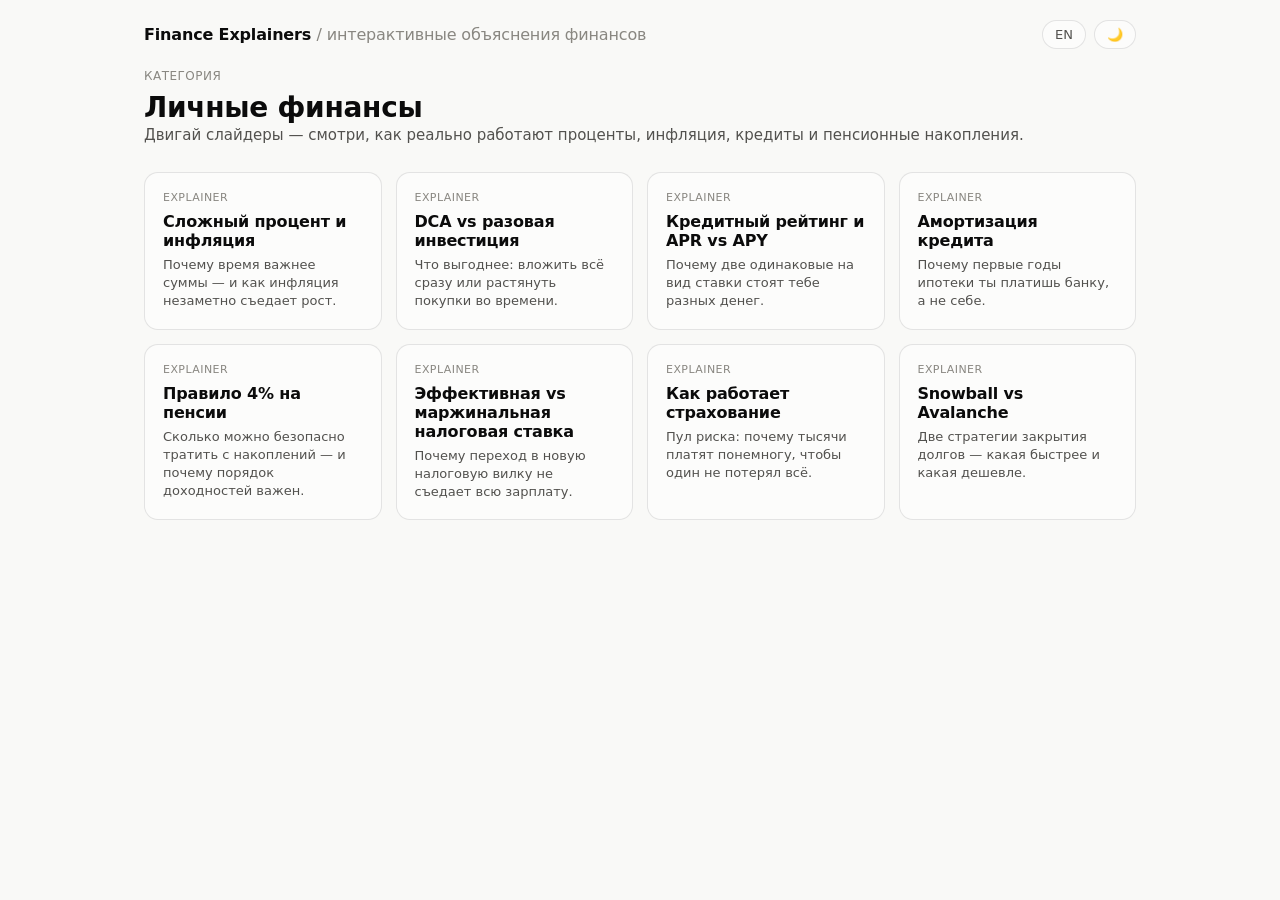
<file: index.html>
<!doctype html>
<html lang="ru">
<head>
<meta charset="utf-8">
<meta name="viewport" content="width=device-width, initial-scale=1">
<title>Finance Explainers</title>
<link rel="stylesheet" href="assets/style.css">
</head>
<body>
<div class="wrap">

  <div class="topbar">
    <div class="brand">Finance Explainers <span class="sub" data-i18n="brand_sub">/ интерактивные объяснения финансов</span></div>
    <div class="controls">
      <button class="iconbtn" id="lang-toggle">EN</button>
      <button class="iconbtn" id="theme-toggle">🌙</button>
    </div>
  </div>

  <div class="category-head">
    <div class="tag" style="color:var(--text-muted); font-size:12px; text-transform:uppercase; letter-spacing:.04em;" data-i18n="cat_tag">Категория</div>
    <h1 data-i18n="cat_title">Личные финансы</h1>
    <p data-i18n="cat_desc">Двигай слайдеры — смотри, как реально работают проценты, инфляция, кредиты и пенсионные накопления.</p>
  </div>

  <div class="grid">

    <a class="card" href="topics/compound-interest/index.html">
      <div class="tag" data-i18n="c1_tag">Explainer</div>
      <h3 data-i18n="c1_title">Сложный процент и инфляция</h3>
      <p data-i18n="c1_desc">Почему время важнее суммы — и как инфляция незаметно съедает рост.</p>
    </a>

    <a class="card" href="topics/dca-vs-lump-sum/index.html">
      <div class="tag" data-i18n="c2_tag">Explainer</div>
      <h3 data-i18n="c2_title">DCA vs разовая инвестиция</h3>
      <p data-i18n="c2_desc">Что выгоднее: вложить всё сразу или растянуть покупки во времени.</p>
    </a>

    <a class="card" href="topics/credit-score-apr-apy/index.html">
      <div class="tag" data-i18n="c3_tag">Explainer</div>
      <h3 data-i18n="c3_title">Кредитный рейтинг и APR vs APY</h3>
      <p data-i18n="c3_desc">Почему две одинаковые на вид ставки стоят тебе разных денег.</p>
    </a>

    <a class="card" href="topics/loan-amortization/index.html">
      <div class="tag" data-i18n="c4_tag">Explainer</div>
      <h3 data-i18n="c4_title">Амортизация кредита</h3>
      <p data-i18n="c4_desc">Почему первые годы ипотеки ты платишь банку, а не себе.</p>
    </a>

    <a class="card" href="topics/retirement-4-percent-rule/index.html">
      <div class="tag" data-i18n="c5_tag">Explainer</div>
      <h3 data-i18n="c5_title">Правило 4% на пенсии</h3>
      <p data-i18n="c5_desc">Сколько можно безопасно тратить с накоплений — и почему порядок доходностей важен.</p>
    </a>

    <a class="card" href="topics/tax-rate-effective-marginal/index.html">
      <div class="tag" data-i18n="c6_tag">Explainer</div>
      <h3 data-i18n="c6_title">Эффективная vs маржинальная налоговая ставка</h3>
      <p data-i18n="c6_desc">Почему переход в новую налоговую вилку не съедает всю зарплату.</p>
    </a>

    <a class="card" href="topics/insurance-risk-pooling/index.html">
      <div class="tag" data-i18n="c7_tag">Explainer</div>
      <h3 data-i18n="c7_title">Как работает страхование</h3>
      <p data-i18n="c7_desc">Пул риска: почему тысячи платят понемногу, чтобы один не потерял всё.</p>
    </a>

    <a class="card" href="topics/debt-snowball-avalanche/index.html">
      <div class="tag" data-i18n="c8_tag">Explainer</div>
      <h3 data-i18n="c8_title">Snowball vs Avalanche</h3>
      <p data-i18n="c8_desc">Две стратегии закрытия долгов — какая быстрее и какая дешевле.</p>
    </a>

  </div>
</div>

<script>
window.I18N = {
  ru: {
    brand_sub: "/ интерактивные объяснения финансов",
    cat_tag: "Категория", cat_title: "Личные финансы",
    cat_desc: "Двигай слайдеры — смотри, как реально работают проценты, инфляция, кредиты и пенсионные накопления.",
    c1_tag: "Explainer", c1_title: "Сложный процент и инфляция", c1_desc: "Почему время важнее суммы — и как инфляция незаметно съедает рост.",
    c2_tag: "Explainer", c2_title: "DCA vs разовая инвестиция", c2_desc: "Что выгоднее: вложить всё сразу или растянуть покупки во времени.",
    c3_tag: "Explainer", c3_title: "Кредитный рейтинг и APR vs APY", c3_desc: "Почему две одинаковые на вид ставки стоят тебе разных денег.",
    c4_tag: "Explainer", c4_title: "Амортизация кредита", c4_desc: "Почему первые годы ипотеки ты платишь банку, а не себе.",
    c5_tag: "Explainer", c5_title: "Правило 4% на пенсии", c5_desc: "Сколько можно безопасно тратить с накоплений — и почему порядок доходностей важен.",
    c6_tag: "Explainer", c6_title: "Эффективная vs маржинальная налоговая ставка", c6_desc: "Почему переход в новую налоговую вилку не съедает всю зарплату.",
    c7_tag: "Explainer", c7_title: "Как работает страхование", c7_desc: "Пул риска: почему тысячи платят понемногу, чтобы один не потерял всё.",
    c8_tag: "Explainer", c8_title: "Snowball vs Avalanche", c8_desc: "Две стратегии закрытия долгов — какая быстрее и какая дешевле."
  },
  en: {
    brand_sub: "/ interactive finance explainers",
    cat_tag: "Category", cat_title: "Personal Finance",
    cat_desc: "Drag the sliders — see how compounding, inflation, loans and retirement withdrawals actually work.",
    c1_tag: "Explainer", c1_title: "Compound Interest & Inflation", c1_desc: "Why time matters more than the amount — and how inflation quietly eats your growth.",
    c2_tag: "Explainer", c2_title: "DCA vs Lump Sum", c2_desc: "Is it better to invest everything at once, or spread it out over time?",
    c3_tag: "Explainer", c3_title: "Credit Score & APR vs APY", c3_desc: "Why two seemingly identical rates can cost you very different amounts.",
    c4_tag: "Explainer", c4_title: "Loan Amortization", c4_desc: "Why the first years of a mortgage mostly pay the bank, not your balance.",
    c5_tag: "Explainer", c5_title: "The 4% Retirement Rule", c5_desc: "How much you can safely withdraw — and why the order of returns matters.",
    c6_tag: "Explainer", c6_title: "Effective vs Marginal Tax Rate", c6_desc: "Why moving into a new tax bracket doesn't eat your whole paycheck.",
    c7_tag: "Explainer", c7_title: "How Insurance Works", c7_desc: "Risk pooling: why thousands paying a little protects one from losing everything.",
    c8_tag: "Explainer", c8_title: "Snowball vs Avalanche", c8_desc: "Two debt payoff strategies — which is faster, which is cheaper."
  }
};
</script>
<script src="assets/common.js"></script>
</body>
</html>
</file>
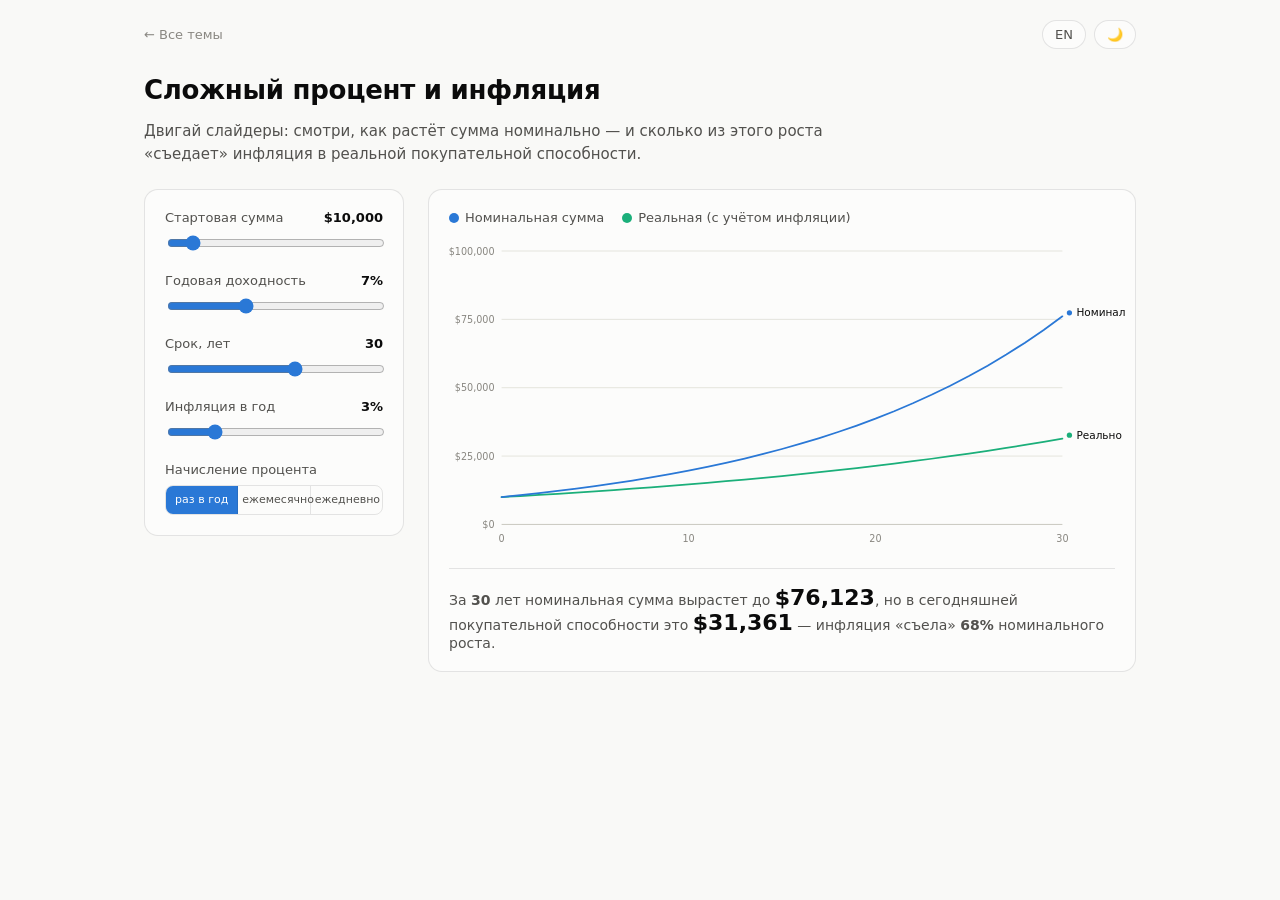
<file: topics/compound-interest/index.html>
<!doctype html>
<html lang="ru">
<head>
<meta charset="utf-8">
<meta name="viewport" content="width=device-width, initial-scale=1">
<title>Compound Interest & Inflation — Finance Explainers</title>
<link rel="stylesheet" href="../../assets/style.css">
</head>
<body>
<div class="wrap">

  <div class="topbar">
    <a class="back" href="../../index.html" data-i18n="back">← Все темы</a>
    <div class="controls">
      <button class="iconbtn" id="lang-toggle">EN</button>
      <button class="iconbtn" id="theme-toggle">🌙</button>
    </div>
  </div>

  <div class="topic-head">
    <h1 data-i18n="title">Сложный процент и инфляция</h1>
    <p data-i18n="intro">Двигай слайдеры: смотри, как растёт сумма номинально — и сколько из этого роста «съедает» инфляция в реальной покупательной способности.</p>
  </div>

  <div class="panel">
    <div class="controls-card">

      <div class="field">
        <label><span data-i18n="f_principal">Стартовая сумма</span><span class="val" id="v-principal">$10,000</span></label>
        <input type="range" id="principal" min="1000" max="100000" step="1000" value="10000">
      </div>

      <div class="field">
        <label><span data-i18n="f_rate">Годовая доходность</span><span class="val" id="v-rate">7%</span></label>
        <input type="range" id="rate" min="0" max="20" step="0.5" value="7">
      </div>

      <div class="field">
        <label><span data-i18n="f_years">Срок, лет</span><span class="val" id="v-years">30</span></label>
        <input type="range" id="years" min="1" max="50" step="1" value="30">
      </div>

      <div class="field">
        <label><span data-i18n="f_inflation">Инфляция в год</span><span class="val" id="v-inflation">3%</span></label>
        <input type="range" id="inflation" min="0" max="15" step="0.5" value="3">
      </div>

      <div class="field">
        <label><span data-i18n="f_compound">Начисление процента</span></label>
        <div class="seg" id="compound-seg">
          <button data-n="1" class="active" data-i18n="f_c_annual">раз в год</button>
          <button data-n="12" data-i18n="f_c_monthly">ежемесячно</button>
          <button data-n="365" data-i18n="f_c_daily">ежедневно</button>
        </div>
      </div>

    </div>

    <div class="chart-card">
      <div class="legend">
        <span class="item"><span class="dot" style="background:var(--series-1)"></span><span data-i18n="leg_nominal">Номинальная сумма</span></span>
        <span class="item"><span class="dot" style="background:var(--series-2)"></span><span data-i18n="leg_real">Реальная (с учётом инфляции)</span></span>
      </div>
      <div class="chart-wrap">
        <svg class="chart-svg" id="chart" viewBox="0 0 760 360" preserveAspectRatio="xMidYMid meet"></svg>
        <div class="tooltip" id="tooltip"></div>
      </div>
      <div class="insight" id="insight-text"></div>
    </div>
  </div>

</div>

<script>
window.I18N = {
  ru: {
    back: "← Все темы",
    title: "Сложный процент и инфляция",
    intro: "Двигай слайдеры: смотри, как растёт сумма номинально — и сколько из этого роста «съедает» инфляция в реальной покупательной способности.",
    f_principal: "Стартовая сумма", f_rate: "Годовая доходность", f_years: "Срок, лет",
    f_inflation: "Инфляция в год", f_compound: "Начисление процента",
    f_c_annual: "раз в год", f_c_monthly: "ежемесячно", f_c_daily: "ежедневно",
    leg_nominal: "Номинальная сумма", leg_real: "Реальная (с учётом инфляции)",
    tt_year: "Год", tt_nominal: "Номинал", tt_real: "Реально",
    end_nominal: "Номинал", end_real: "Реально",
  },
  en: {
    back: "← All topics",
    title: "Compound Interest & Inflation",
    intro: "Drag the sliders: watch the nominal amount grow — and see how much of that growth inflation quietly eats in real purchasing power.",
    f_principal: "Starting amount", f_rate: "Annual return", f_years: "Years",
    f_inflation: "Annual inflation", f_compound: "Compounding",
    f_c_annual: "annually", f_c_monthly: "monthly", f_c_daily: "daily",
    leg_nominal: "Nominal amount", leg_real: "Real (inflation-adjusted)",
    tt_year: "Year", tt_nominal: "Nominal", tt_real: "Real",
    end_nominal: "Nominal", end_real: "Real",
  }
};
</script>
<script src="../../assets/common.js"></script>
<script src="../../assets/chart.js"></script>
<script src="script.js"></script>
</body>
</html>
</file>
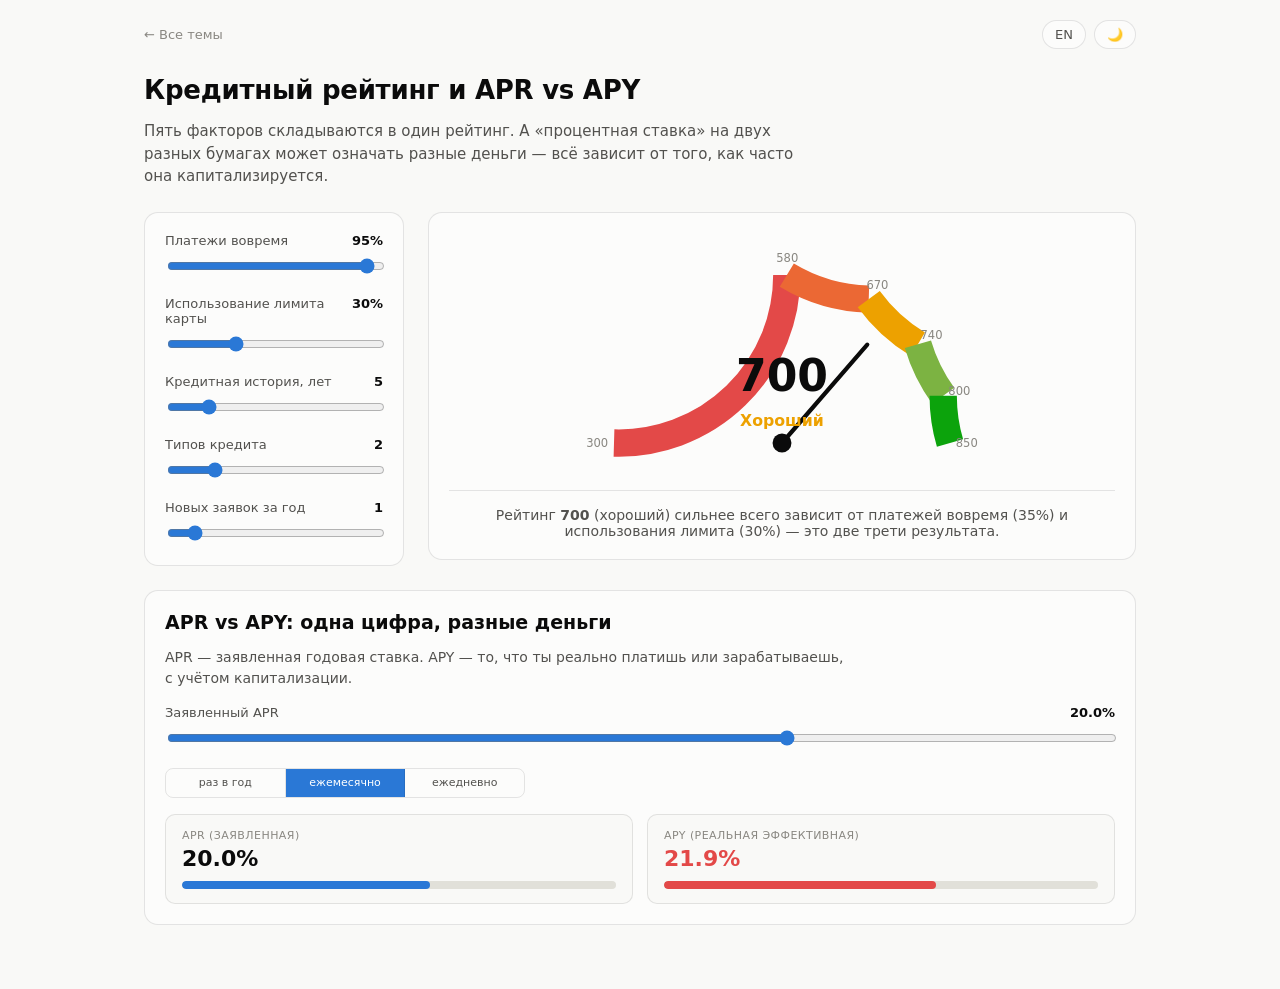
<file: topics/credit-score-apr-apy/index.html>
<!doctype html>
<html lang="ru">
<head>
<meta charset="utf-8">
<meta name="viewport" content="width=device-width, initial-scale=1">
<title>Credit Score & APR vs APY — Finance Explainers</title>
<link rel="stylesheet" href="../../assets/style.css">
</head>
<body>
<div class="wrap">

  <div class="topbar">
    <a class="back" href="../../index.html" data-i18n="back">← Все темы</a>
    <div class="controls">
      <button class="iconbtn" id="lang-toggle">EN</button>
      <button class="iconbtn" id="theme-toggle">🌙</button>
    </div>
  </div>

  <div class="topic-head">
    <h1 data-i18n="title">Кредитный рейтинг и APR vs APY</h1>
    <p data-i18n="intro">Пять факторов складываются в один рейтинг. А «процентная ставка» на двух разных бумагах может означать разные деньги — всё зависит от того, как часто она капитализируется.</p>
  </div>

  <div class="panel">
    <div class="controls-card">
      <div class="field">
        <label><span data-i18n="f_ontime">Платежи вовремя</span><span class="val" id="v-ontime">95%</span></label>
        <input type="range" id="ontime" min="0" max="100" step="1" value="95">
      </div>
      <div class="field">
        <label><span data-i18n="f_util">Использование лимита карты</span><span class="val" id="v-util">30%</span></label>
        <input type="range" id="util" min="0" max="100" step="1" value="30">
      </div>
      <div class="field">
        <label><span data-i18n="f_history">Кредитная история, лет</span><span class="val" id="v-history">5</span></label>
        <input type="range" id="history" min="0" max="30" step="1" value="5">
      </div>
      <div class="field">
        <label><span data-i18n="f_mix">Типов кредита</span><span class="val" id="v-mix">2</span></label>
        <input type="range" id="mix" min="1" max="6" step="1" value="2">
      </div>
      <div class="field">
        <label><span data-i18n="f_inquiries">Новых заявок за год</span><span class="val" id="v-inquiries">1</span></label>
        <input type="range" id="inquiries" min="0" max="10" step="1" value="1">
      </div>
    </div>

    <div class="chart-card">
      <svg class="chart-svg" id="gauge" viewBox="0 0 400 230" preserveAspectRatio="xMidYMid meet" style="max-width:420px;margin:0 auto;display:block;"></svg>
      <div class="insight" id="insight-text" style="text-align:center;"></div>
    </div>
  </div>

  <div class="chart-card" style="margin-top:24px;">
    <div class="topic-head" style="margin-bottom:0;">
      <h2 style="font-size:19px;margin:0 0 6px;" data-i18n="apr_title">APR vs APY: одна цифра, разные деньги</h2>
      <p style="font-size:14px;" data-i18n="apr_intro">APR — заявленная годовая ставка. APY — то, что ты реально платишь или зарабатываешь, с учётом капитализации.</p>
    </div>
    <div class="field" style="margin-top:16px;">
      <label><span data-i18n="f_apr">Заявленный APR</span><span class="val" id="v-apr">20%</span></label>
      <input type="range" id="apr" min="1" max="30" step="0.5" value="20">
    </div>
    <div class="seg" id="freq-seg" style="max-width:360px;">
      <button data-n="1" data-i18n="freq_annual">раз в год</button>
      <button data-n="12" class="active" data-i18n="freq_monthly">ежемесячно</button>
      <button data-n="365" data-i18n="freq_daily">ежедневно</button>
    </div>
    <div class="stat-row">
      <div class="stat-tile">
        <div class="label" data-i18n="st_apr">APR (заявленная)</div>
        <div class="value" id="st-apr">20%</div>
        <div class="meter"><div id="meter-apr"></div></div>
      </div>
      <div class="stat-tile">
        <div class="label" data-i18n="st_apy">APY (реальная эффективная)</div>
        <div class="value bad" id="st-apy">21.9%</div>
        <div class="meter"><div id="meter-apy" style="background:var(--bad)"></div></div>
      </div>
    </div>
  </div>

</div>

<script>
window.I18N = {
  ru: {
    back: "← Все темы",
    title: "Кредитный рейтинг и APR vs APY",
    intro: "Пять факторов складываются в один рейтинг. А «процентная ставка» на двух разных бумагах может означать разные деньги — всё зависит от того, как часто она капитализируется.",
    f_ontime: "Платежи вовремя", f_util: "Использование лимита карты", f_history: "Кредитная история, лет",
    f_mix: "Типов кредита", f_inquiries: "Новых заявок за год",
    apr_title: "APR vs APY: одна цифра, разные деньги",
    apr_intro: "APR — заявленная годовая ставка. APY — то, что ты реально платишь или зарабатываешь, с учётом капитализации.",
    f_apr: "Заявленный APR",
    freq_annual: "раз в год", freq_monthly: "ежемесячно", freq_daily: "ежедневно",
    st_apr: "APR (заявленная)", st_apy: "APY (реальная эффективная)",
    band_poor: "Плохой", band_fair: "Средний", band_good: "Хороший", band_verygood: "Очень хороший", band_excellent: "Отличный"
  },
  en: {
    back: "← All topics",
    title: "Credit Score & APR vs APY",
    intro: "Five factors roll up into one score. And a \"rate\" on two different pieces of paper can mean very different money — it all depends on how often it compounds.",
    f_ontime: "On-time payments", f_util: "Credit card utilization", f_history: "Credit history, years",
    f_mix: "Types of credit", f_inquiries: "New applications this year",
    apr_title: "APR vs APY: one number, different money",
    apr_intro: "APR is the stated annual rate. APY is what you actually pay or earn, once compounding is factored in.",
    f_apr: "Stated APR",
    freq_annual: "annually", freq_monthly: "monthly", freq_daily: "daily",
    st_apr: "APR (stated)", st_apy: "APY (real effective)",
    band_poor: "Poor", band_fair: "Fair", band_good: "Good", band_verygood: "Very good", band_excellent: "Exceptional"
  }
};
</script>
<script src="../../assets/common.js"></script>
<script src="script.js"></script>
</body>
</html>
</file>
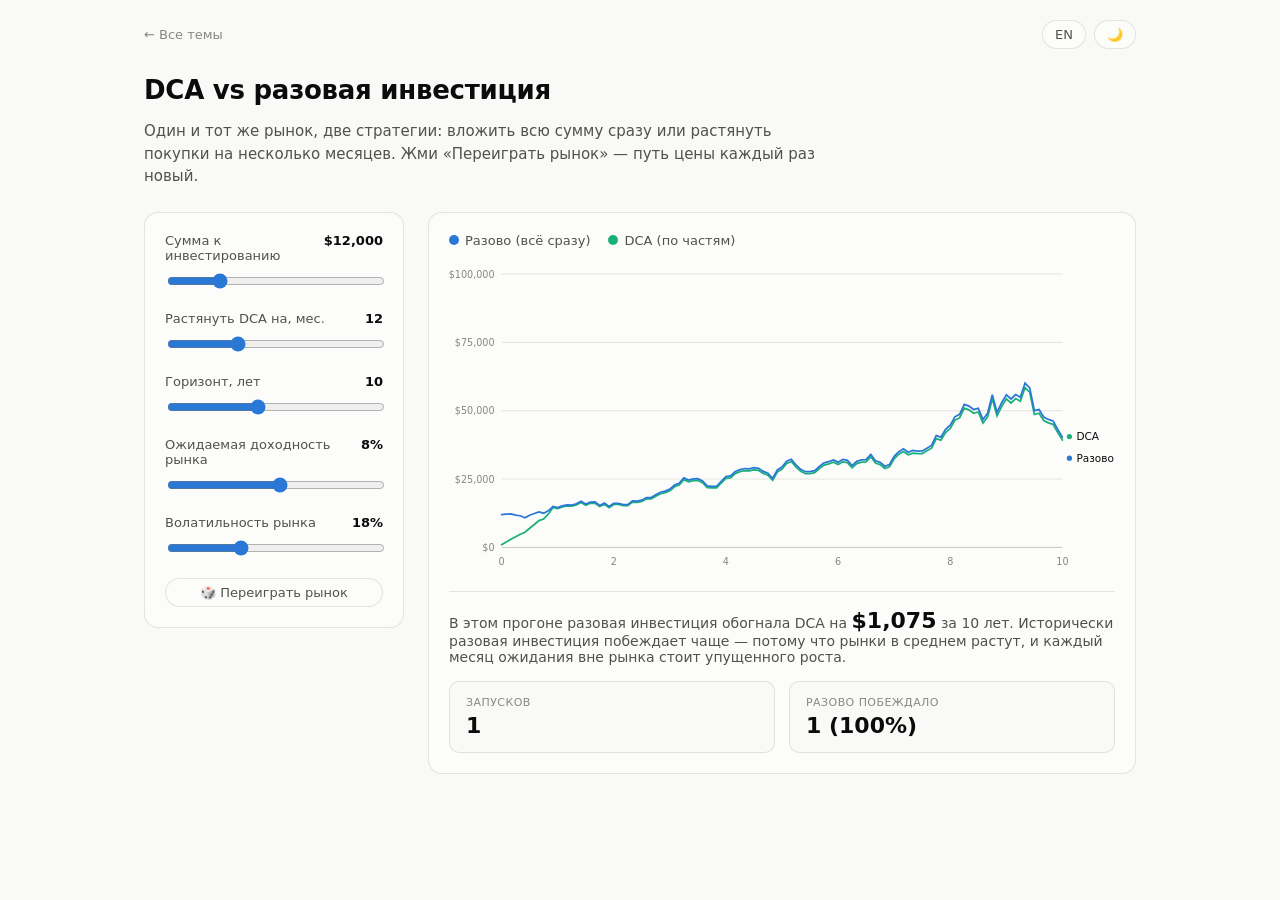
<file: topics/dca-vs-lump-sum/index.html>
<!doctype html>
<html lang="ru">
<head>
<meta charset="utf-8">
<meta name="viewport" content="width=device-width, initial-scale=1">
<title>DCA vs Lump Sum — Finance Explainers</title>
<link rel="stylesheet" href="../../assets/style.css">
</head>
<body>
<div class="wrap">

  <div class="topbar">
    <a class="back" href="../../index.html" data-i18n="back">← Все темы</a>
    <div class="controls">
      <button class="iconbtn" id="lang-toggle">EN</button>
      <button class="iconbtn" id="theme-toggle">🌙</button>
    </div>
  </div>

  <div class="topic-head">
    <h1 data-i18n="title">DCA vs разовая инвестиция</h1>
    <p data-i18n="intro">Один и тот же рынок, две стратегии: вложить всю сумму сразу или растянуть покупки на несколько месяцев. Жми «Переиграть рынок» — путь цены каждый раз новый.</p>
  </div>

  <div class="panel">
    <div class="controls-card">
      <div class="field">
        <label><span data-i18n="f_amount">Сумма к инвестированию</span><span class="val" id="v-amount">$12,000</span></label>
        <input type="range" id="amount" min="1000" max="50000" step="1000" value="12000">
      </div>
      <div class="field">
        <label><span data-i18n="f_dca">Растянуть DCA на, мес.</span><span class="val" id="v-dca">12</span></label>
        <input type="range" id="dcaMonths" min="1" max="36" step="1" value="12">
      </div>
      <div class="field">
        <label><span data-i18n="f_years">Горизонт, лет</span><span class="val" id="v-years">10</span></label>
        <input type="range" id="years" min="3" max="20" step="1" value="10">
      </div>
      <div class="field">
        <label><span data-i18n="f_return">Ожидаемая доходность рынка</span><span class="val" id="v-return">8%</span></label>
        <input type="range" id="expReturn" min="-5" max="20" step="1" value="8">
      </div>
      <div class="field">
        <label><span data-i18n="f_vol">Волатильность рынка</span><span class="val" id="v-vol">18%</span></label>
        <input type="range" id="vol" min="5" max="45" step="1" value="18">
      </div>
      <button class="iconbtn" id="reroll" style="width:100%;" data-i18n="f_reroll">🎲 Переиграть рынок</button>
    </div>

    <div class="chart-card">
      <div class="legend">
        <span class="item"><span class="dot" style="background:var(--series-1)"></span><span data-i18n="leg_lump">Разово (всё сразу)</span></span>
        <span class="item"><span class="dot" style="background:var(--series-2)"></span><span data-i18n="leg_dca">DCA (по частям)</span></span>
      </div>
      <div class="chart-wrap">
        <svg class="chart-svg" id="chart" viewBox="0 0 760 360" preserveAspectRatio="xMidYMid meet"></svg>
        <div class="tooltip" id="tooltip"></div>
      </div>
      <div class="insight" id="insight-text"></div>
      <div class="stat-row">
        <div class="stat-tile">
          <div class="label" data-i18n="st_runs">Запусков</div>
          <div class="value" id="st-runs">1</div>
        </div>
        <div class="stat-tile">
          <div class="label" data-i18n="st_lumpwins">Разово побеждало</div>
          <div class="value" id="st-lumpwins">0 (0%)</div>
        </div>
      </div>
    </div>
  </div>

</div>

<script>
window.I18N = {
  ru: {
    back: "← Все темы",
    title: "DCA vs разовая инвестиция",
    intro: "Один и тот же рынок, две стратегии: вложить всю сумму сразу или растянуть покупки на несколько месяцев. Жми «Переиграть рынок» — путь цены каждый раз новый.",
    f_amount: "Сумма к инвестированию", f_dca: "Растянуть DCA на, мес.", f_years: "Горизонт, лет",
    f_return: "Ожидаемая доходность рынка", f_vol: "Волатильность рынка", f_reroll: "🎲 Переиграть рынок",
    leg_lump: "Разово (всё сразу)", leg_dca: "DCA (по частям)",
    tt_month: "Месяц", tt_lump: "Разово", tt_dca: "DCA",
    st_runs: "Запусков", st_lumpwins: "Разово побеждало",
    end_lump: "Разово", end_dca: "DCA"
  },
  en: {
    back: "← All topics",
    title: "DCA vs Lump Sum",
    intro: "Same market, two strategies: invest it all on day one, or spread purchases over several months. Click \"Reroll the market\" — a fresh random price path each time.",
    f_amount: "Amount to invest", f_dca: "Spread DCA over, months", f_years: "Horizon, years",
    f_return: "Expected market return", f_vol: "Market volatility", f_reroll: "🎲 Reroll the market",
    leg_lump: "Lump sum (all at once)", leg_dca: "DCA (spread out)",
    tt_month: "Month", tt_lump: "Lump sum", tt_dca: "DCA",
    st_runs: "Runs", st_lumpwins: "Lump sum won",
    end_lump: "Lump sum", end_dca: "DCA"
  }
};
</script>
<script src="../../assets/common.js"></script>
<script src="../../assets/chart.js"></script>
<script src="script.js"></script>
</body>
</html>
</file>
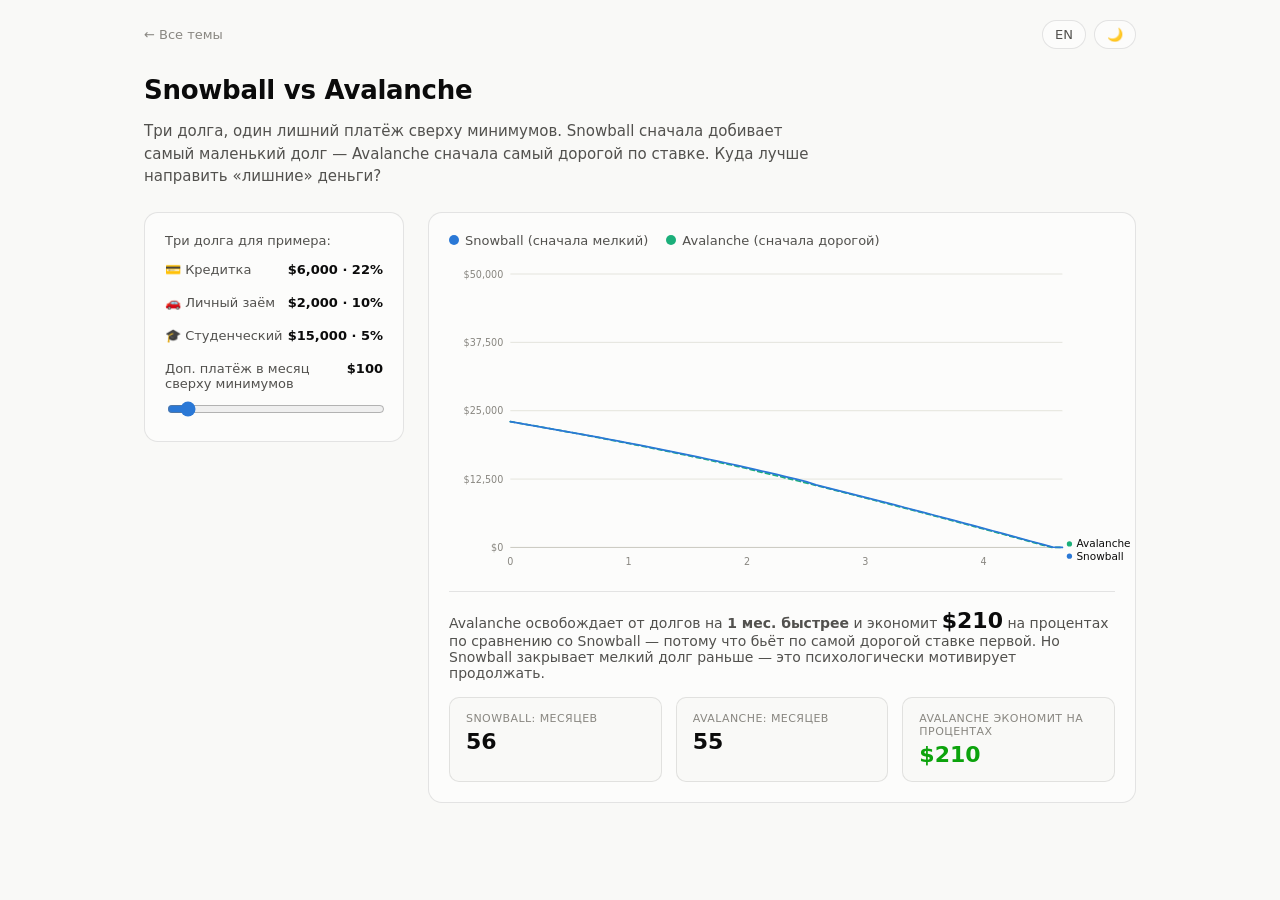
<file: topics/debt-snowball-avalanche/index.html>
<!doctype html>
<html lang="ru">
<head>
<meta charset="utf-8">
<meta name="viewport" content="width=device-width, initial-scale=1">
<title>Snowball vs Avalanche — Finance Explainers</title>
<link rel="stylesheet" href="../../assets/style.css">
</head>
<body>
<div class="wrap">

  <div class="topbar">
    <a class="back" href="../../index.html" data-i18n="back">← Все темы</a>
    <div class="controls">
      <button class="iconbtn" id="lang-toggle">EN</button>
      <button class="iconbtn" id="theme-toggle">🌙</button>
    </div>
  </div>

  <div class="topic-head">
    <h1 data-i18n="title">Snowball vs Avalanche</h1>
    <p data-i18n="intro">Три долга, один лишний платёж сверху минимумов. Snowball сначала добивает самый маленький долг — Avalanche сначала самый дорогой по ставке. Куда лучше направить «лишние» деньги?</p>
  </div>

  <div class="panel">
    <div class="controls-card">
      <div class="hint" data-i18n="debts_hint">Три долга для примера:</div>
      <div class="field">
        <label><span data-i18n="d1">💳 Кредитка</span><span class="val">$6,000 · 22%</span></label>
      </div>
      <div class="field">
        <label><span data-i18n="d2">🚗 Личный заём</span><span class="val">$2,000 · 10%</span></label>
      </div>
      <div class="field">
        <label><span data-i18n="d3">🎓 Студенческий</span><span class="val">$15,000 · 5%</span></label>
      </div>
      <div class="field">
        <label><span data-i18n="f_extra">Доп. платёж в месяц сверху минимумов</span><span class="val" id="v-extra">$100</span></label>
        <input type="range" id="extra" min="0" max="1500" step="25" value="100">
      </div>
    </div>

    <div class="chart-card">
      <div class="legend">
        <span class="item"><span class="dot" style="background:var(--series-1)"></span><span data-i18n="leg_snowball">Snowball (сначала мелкий)</span></span>
        <span class="item"><span class="dot" style="background:var(--series-2)"></span><span data-i18n="leg_avalanche">Avalanche (сначала дорогой)</span></span>
      </div>
      <div class="chart-wrap">
        <svg class="chart-svg" id="chart" viewBox="0 0 760 360" preserveAspectRatio="xMidYMid meet"></svg>
        <div class="tooltip" id="tooltip"></div>
      </div>
      <div class="insight" id="insight-text"></div>
      <div class="stat-row">
        <div class="stat-tile">
          <div class="label" data-i18n="st_months_sb">Snowball: месяцев</div>
          <div class="value" id="st-months-sb">0</div>
        </div>
        <div class="stat-tile">
          <div class="label" data-i18n="st_months_av">Avalanche: месяцев</div>
          <div class="value" id="st-months-av">0</div>
        </div>
        <div class="stat-tile">
          <div class="label" data-i18n="st_interest_diff">Avalanche экономит на процентах</div>
          <div class="value good" id="st-interest-diff">$0</div>
        </div>
      </div>
    </div>
  </div>

</div>

<script>
window.I18N = {
  ru: {
    back: "← Все темы",
    title: "Snowball vs Avalanche",
    intro: "Три долга, один лишний платёж сверху минимумов. Snowball сначала добивает самый маленький долг — Avalanche сначала самый дорогой по ставке. Куда лучше направить «лишние» деньги?",
    debts_hint: "Три долга для примера:",
    d1: "💳 Кредитка", d2: "🚗 Личный заём", d3: "🎓 Студенческий",
    f_extra: "Доп. платёж в месяц сверху минимумов",
    leg_snowball: "Snowball (сначала мелкий)", leg_avalanche: "Avalanche (сначала дорогой)",
    tt_month: "Месяц", tt_sb: "Snowball", tt_av: "Avalanche",
    st_months_sb: "Snowball: месяцев", st_months_av: "Avalanche: месяцев", st_interest_diff: "Avalanche экономит на процентах",
    end_sb: "Snowball", end_av: "Avalanche"
  },
  en: {
    back: "← All topics",
    title: "Snowball vs Avalanche",
    intro: "Three debts, one extra payment on top of the minimums. Snowball attacks the smallest balance first — Avalanche attacks the highest rate first. Where should the extra money go?",
    debts_hint: "Three example debts:",
    d1: "💳 Credit card", d2: "🚗 Personal loan", d3: "🎓 Student loan",
    f_extra: "Extra payment per month on top of minimums",
    leg_snowball: "Snowball (smallest first)", leg_avalanche: "Avalanche (highest rate first)",
    tt_month: "Month", tt_sb: "Snowball", tt_av: "Avalanche",
    st_months_sb: "Snowball: months", st_months_av: "Avalanche: months", st_interest_diff: "Avalanche saves in interest",
    end_sb: "Snowball", end_av: "Avalanche"
  }
};
</script>
<script src="../../assets/common.js"></script>
<script src="../../assets/chart.js"></script>
<script src="script.js"></script>
</body>
</html>
</file>
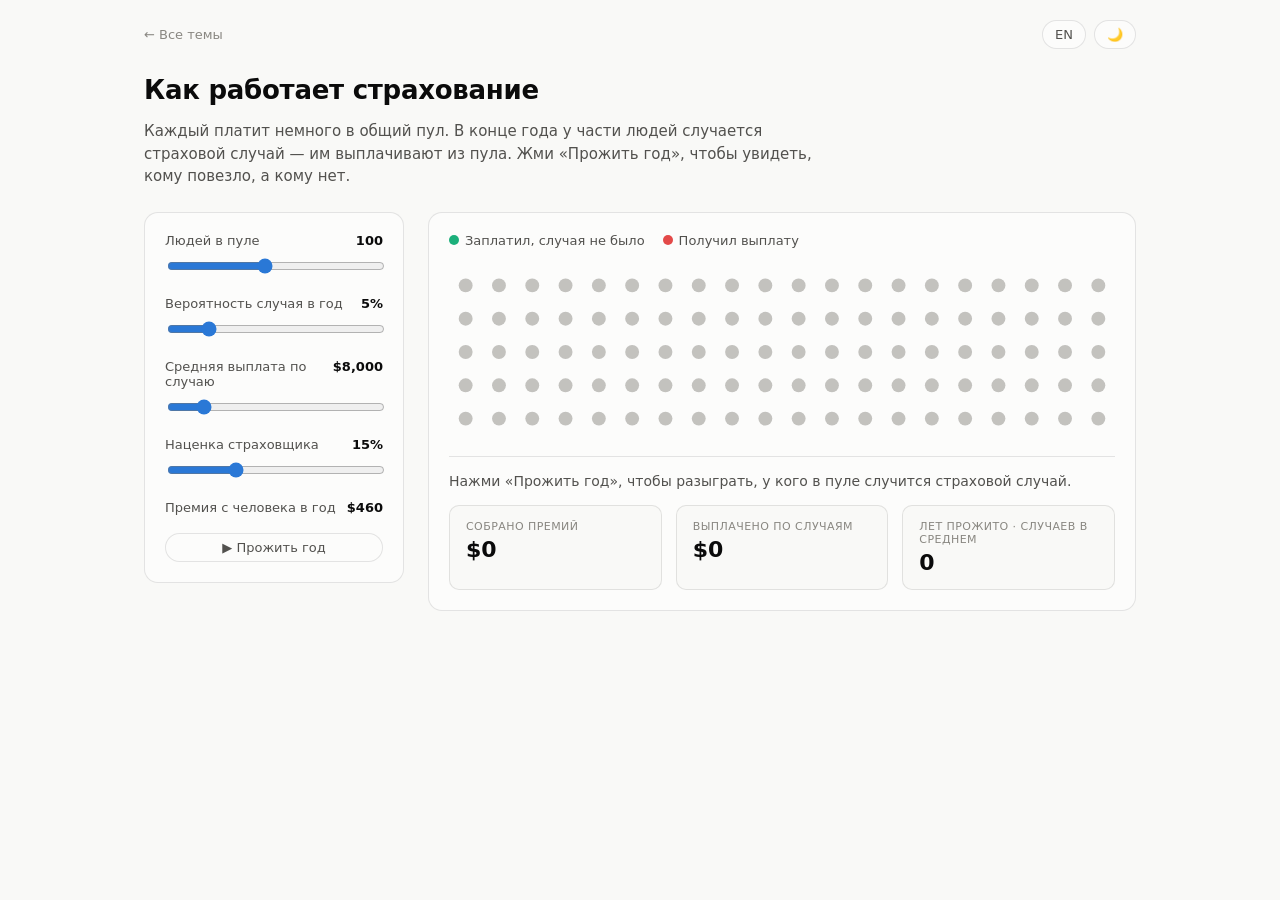
<file: topics/insurance-risk-pooling/index.html>
<!doctype html>
<html lang="ru">
<head>
<meta charset="utf-8">
<meta name="viewport" content="width=device-width, initial-scale=1">
<title>How Insurance Works — Finance Explainers</title>
<link rel="stylesheet" href="../../assets/style.css">
<style>
  .pool-dot { transition: fill .5s ease; }
</style>
</head>
<body>
<div class="wrap">

  <div class="topbar">
    <a class="back" href="../../index.html" data-i18n="back">← Все темы</a>
    <div class="controls">
      <button class="iconbtn" id="lang-toggle">EN</button>
      <button class="iconbtn" id="theme-toggle">🌙</button>
    </div>
  </div>

  <div class="topic-head">
    <h1 data-i18n="title">Как работает страхование</h1>
    <p data-i18n="intro">Каждый платит немного в общий пул. В конце года у части людей случается страховой случай — им выплачивают из пула. Жми «Прожить год», чтобы увидеть, кому повезло, а кому нет.</p>
  </div>

  <div class="panel">
    <div class="controls-card">
      <div class="field">
        <label><span data-i18n="f_pool">Людей в пуле</span><span class="val" id="v-pool">100</span></label>
        <input type="range" id="pool" min="20" max="200" step="10" value="100">
      </div>
      <div class="field">
        <label><span data-i18n="f_prob">Вероятность случая в год</span><span class="val" id="v-prob">5%</span></label>
        <input type="range" id="prob" min="1" max="25" step="1" value="5">
      </div>
      <div class="field">
        <label><span data-i18n="f_claim">Средняя выплата по случаю</span><span class="val" id="v-claim">$8,000</span></label>
        <input type="range" id="claim" min="1000" max="50000" step="1000" value="8000">
      </div>
      <div class="field">
        <label><span data-i18n="f_margin">Наценка страховщика</span><span class="val" id="v-margin">15%</span></label>
        <input type="range" id="margin" min="0" max="50" step="5" value="15">
      </div>
      <div class="field">
        <label><span data-i18n="f_premium">Премия с человека в год</span><span class="val" id="v-premium">$0</span></label>
      </div>
      <button class="iconbtn" id="run-year" style="width:100%;" data-i18n="f_run">▶ Прожить год</button>
    </div>

    <div class="chart-card">
      <div class="legend">
        <span class="item"><span class="dot" style="background:var(--series-2)"></span><span data-i18n="leg_ok">Заплатил, случая не было</span></span>
        <span class="item"><span class="dot" style="background:var(--bad)"></span><span data-i18n="leg_claim">Получил выплату</span></span>
      </div>
      <svg class="chart-svg" id="pool-svg" viewBox="0 0 760 180" preserveAspectRatio="xMidYMid meet"></svg>
      <div class="insight" id="insight-text"></div>
      <div class="stat-row">
        <div class="stat-tile">
          <div class="label" data-i18n="st_collected">Собрано премий</div>
          <div class="value" id="st-collected">$0</div>
        </div>
        <div class="stat-tile">
          <div class="label" data-i18n="st_paid">Выплачено по случаям</div>
          <div class="value" id="st-paid">$0</div>
        </div>
        <div class="stat-tile">
          <div class="label" data-i18n="st_years">Лет прожито · случаев в среднем</div>
          <div class="value" id="st-years">0</div>
        </div>
      </div>
    </div>
  </div>

</div>

<script>
window.I18N = {
  ru: {
    back: "← Все темы",
    title: "Как работает страхование",
    intro: "Каждый платит немного в общий пул. В конце года у части людей случается страховой случай — им выплачивают из пула. Жми «Прожить год», чтобы увидеть, кому повезло, а кому нет.",
    f_pool: "Людей в пуле", f_prob: "Вероятность случая в год", f_claim: "Средняя выплата по случаю",
    f_margin: "Наценка страховщика", f_premium: "Премия с человека в год", f_run: "▶ Прожить год",
    leg_ok: "Заплатил, случая не было", leg_claim: "Получил выплату",
    st_collected: "Собрано премий", st_paid: "Выплачено по случаям", st_years: "Лет прожито · случаев в среднем"
  },
  en: {
    back: "← All topics",
    title: "How Insurance Works",
    intro: "Everyone pays a little into a shared pool. By year's end a few people have a claim — they get paid out of the pool. Click \"Live a year\" to see who got unlucky.",
    f_pool: "People in the pool", f_prob: "Claim probability per year", f_claim: "Average claim payout",
    f_margin: "Insurer margin", f_premium: "Premium per person per year", f_run: "▶ Live a year",
    leg_ok: "Paid in, no claim", leg_claim: "Got a payout",
    st_collected: "Premiums collected", st_paid: "Claims paid out", st_years: "Years lived · avg claim rate"
  }
};
</script>
<script src="../../assets/common.js"></script>
<script src="script.js"></script>
</body>
</html>
</file>
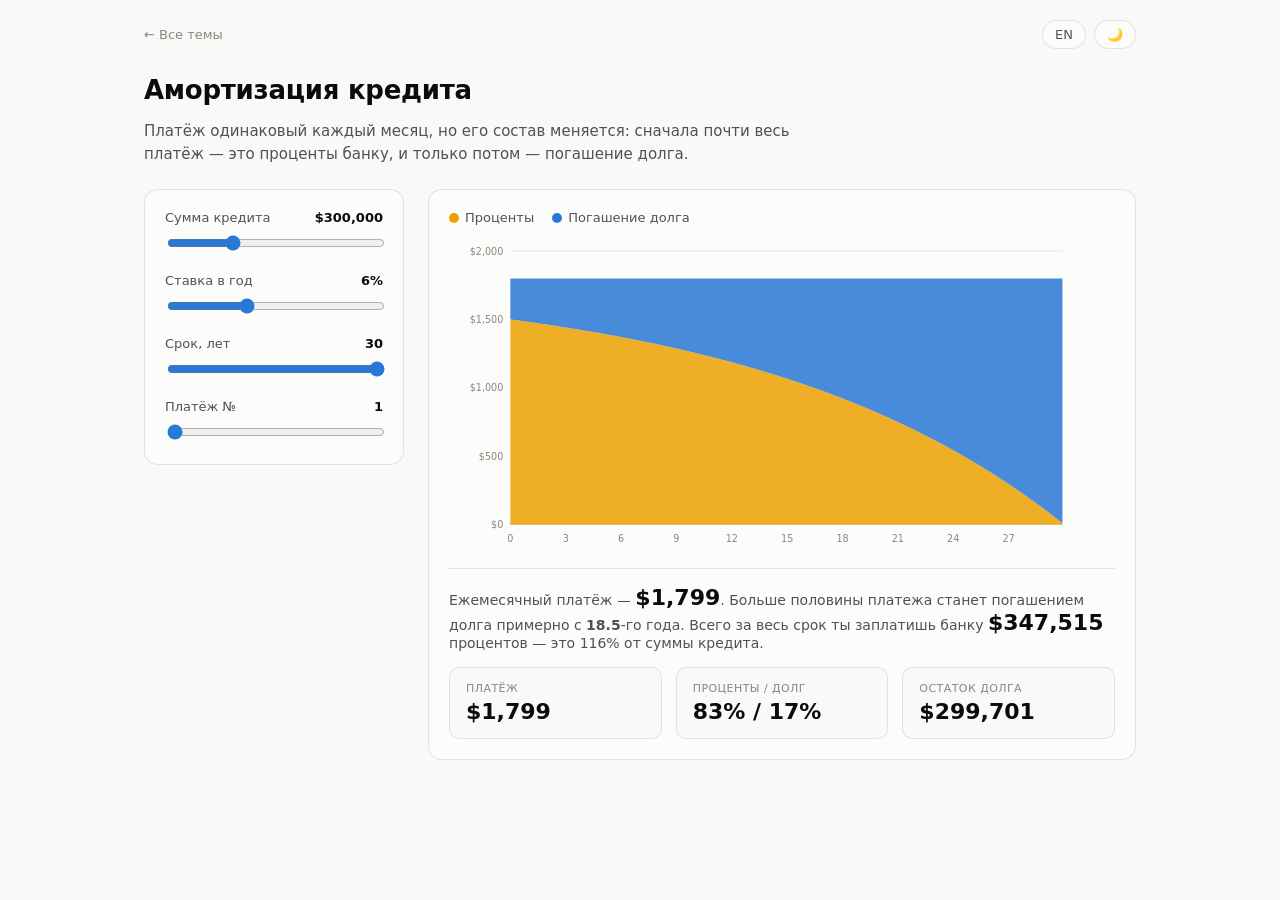
<file: topics/loan-amortization/index.html>
<!doctype html>
<html lang="ru">
<head>
<meta charset="utf-8">
<meta name="viewport" content="width=device-width, initial-scale=1">
<title>Loan Amortization — Finance Explainers</title>
<link rel="stylesheet" href="../../assets/style.css">
</head>
<body>
<div class="wrap">

  <div class="topbar">
    <a class="back" href="../../index.html" data-i18n="back">← Все темы</a>
    <div class="controls">
      <button class="iconbtn" id="lang-toggle">EN</button>
      <button class="iconbtn" id="theme-toggle">🌙</button>
    </div>
  </div>

  <div class="topic-head">
    <h1 data-i18n="title">Амортизация кредита</h1>
    <p data-i18n="intro">Платёж одинаковый каждый месяц, но его состав меняется: сначала почти весь платёж — это проценты банку, и только потом — погашение долга.</p>
  </div>

  <div class="panel">
    <div class="controls-card">
      <div class="field">
        <label><span data-i18n="f_loan">Сумма кредита</span><span class="val" id="v-loan">$300,000</span></label>
        <input type="range" id="loan" min="20000" max="1000000" step="10000" value="300000">
      </div>
      <div class="field">
        <label><span data-i18n="f_rate">Ставка в год</span><span class="val" id="v-rate">6%</span></label>
        <input type="range" id="rate" min="1" max="15" step="0.25" value="6">
      </div>
      <div class="field">
        <label><span data-i18n="f_term">Срок, лет</span><span class="val" id="v-term">30</span></label>
        <input type="range" id="term" min="5" max="30" step="1" value="30">
      </div>
      <div class="field">
        <label><span data-i18n="f_month">Платёж №</span><span class="val" id="v-month">1</span></label>
        <input type="range" id="month" min="1" max="360" step="1" value="1">
      </div>
    </div>

    <div class="chart-card">
      <div class="legend">
        <span class="item"><span class="dot" style="background:var(--series-3)"></span><span data-i18n="leg_interest">Проценты</span></span>
        <span class="item"><span class="dot" style="background:var(--series-1)"></span><span data-i18n="leg_principal">Погашение долга</span></span>
      </div>
      <div class="chart-wrap">
        <svg class="chart-svg" id="chart" viewBox="0 0 760 360" preserveAspectRatio="xMidYMid meet"></svg>
        <div class="tooltip" id="tooltip"></div>
      </div>
      <div class="insight" id="insight-text"></div>
      <div class="stat-row">
        <div class="stat-tile">
          <div class="label" data-i18n="st_payment">Платёж</div>
          <div class="value" id="st-payment">$0</div>
        </div>
        <div class="stat-tile">
          <div class="label" data-i18n="st_split">Проценты / долг</div>
          <div class="value" id="st-split">—</div>
        </div>
        <div class="stat-tile">
          <div class="label" data-i18n="st_balance">Остаток долга</div>
          <div class="value" id="st-balance">$0</div>
        </div>
      </div>
    </div>
  </div>

</div>

<script>
window.I18N = {
  ru: {
    back: "← Все темы",
    title: "Амортизация кредита",
    intro: "Платёж одинаковый каждый месяц, но его состав меняется: сначала почти весь платёж — это проценты банку, и только потом — погашение долга.",
    f_loan: "Сумма кредита", f_rate: "Ставка в год", f_term: "Срок, лет", f_month: "Платёж №",
    leg_interest: "Проценты", leg_principal: "Погашение долга",
    tt_month: "Платёж", tt_interest: "Проценты", tt_principal: "Долг",
    st_payment: "Платёж", st_split: "Проценты / долг", st_balance: "Остаток долга"
  },
  en: {
    back: "← All topics",
    title: "Loan Amortization",
    intro: "The payment is the same every month, but its mix changes: early on almost all of it is interest to the bank, and only later does it actually pay down the debt.",
    f_loan: "Loan amount", f_rate: "Annual rate", f_term: "Term, years", f_month: "Payment #",
    leg_interest: "Interest", leg_principal: "Principal",
    tt_month: "Payment", tt_interest: "Interest", tt_principal: "Principal",
    st_payment: "Payment", st_split: "Interest / principal", st_balance: "Remaining balance"
  }
};
</script>
<script src="../../assets/common.js"></script>
<script src="../../assets/chart.js"></script>
<script src="script.js"></script>
</body>
</html>
</file>
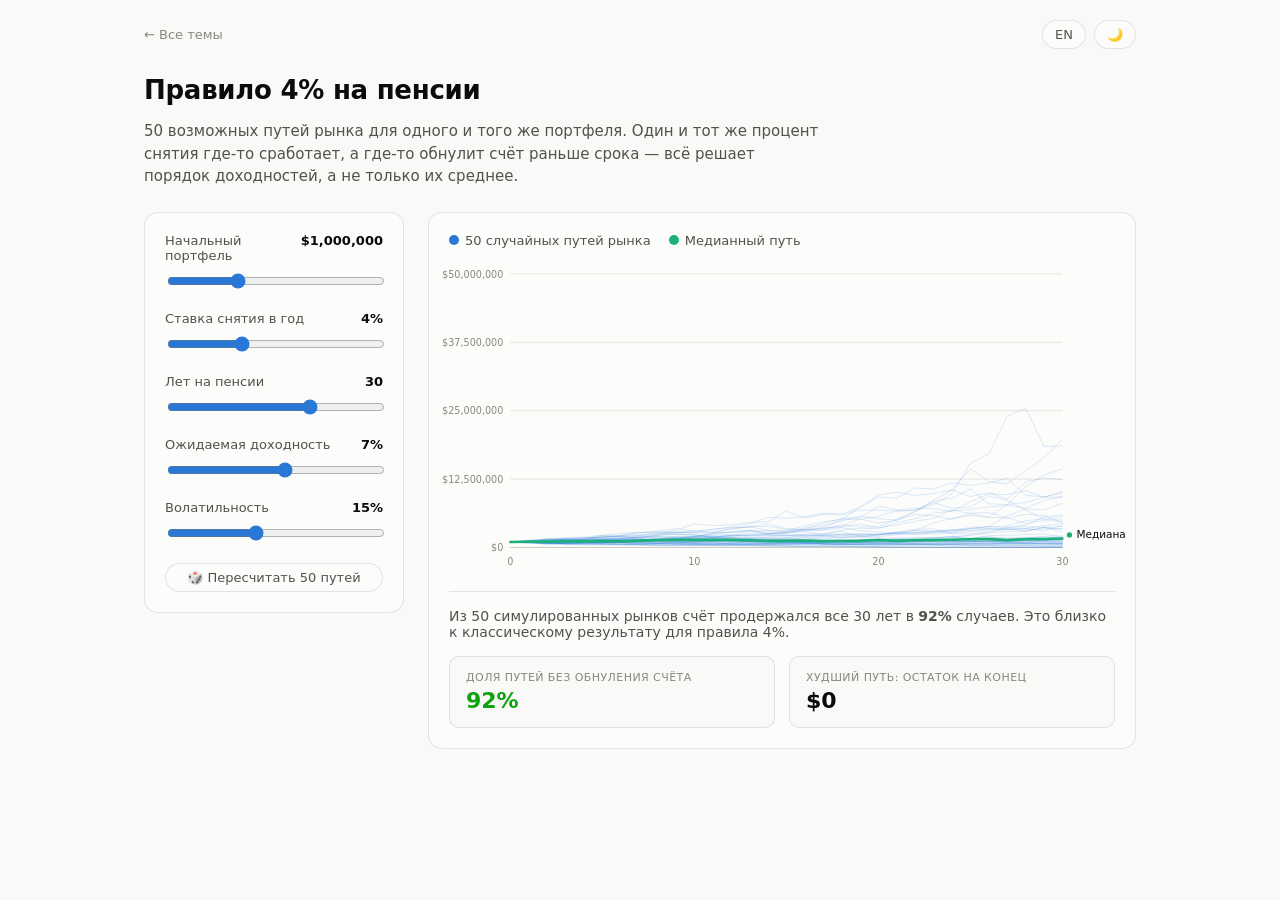
<file: topics/retirement-4-percent-rule/index.html>
<!doctype html>
<html lang="ru">
<head>
<meta charset="utf-8">
<meta name="viewport" content="width=device-width, initial-scale=1">
<title>The 4% Retirement Rule — Finance Explainers</title>
<link rel="stylesheet" href="../../assets/style.css">
</head>
<body>
<div class="wrap">

  <div class="topbar">
    <a class="back" href="../../index.html" data-i18n="back">← Все темы</a>
    <div class="controls">
      <button class="iconbtn" id="lang-toggle">EN</button>
      <button class="iconbtn" id="theme-toggle">🌙</button>
    </div>
  </div>

  <div class="topic-head">
    <h1 data-i18n="title">Правило 4% на пенсии</h1>
    <p data-i18n="intro">50 возможных путей рынка для одного и того же портфеля. Один и тот же процент снятия где-то сработает, а где-то обнулит счёт раньше срока — всё решает порядок доходностей, а не только их среднее.</p>
  </div>

  <div class="panel">
    <div class="controls-card">
      <div class="field">
        <label><span data-i18n="f_portfolio">Начальный портфель</span><span class="val" id="v-portfolio">$1,000,000</span></label>
        <input type="range" id="portfolio" min="100000" max="3000000" step="50000" value="1000000">
      </div>
      <div class="field">
        <label><span data-i18n="f_withdraw">Ставка снятия в год</span><span class="val" id="v-withdraw">4%</span></label>
        <input type="range" id="withdraw" min="2" max="8" step="0.25" value="4">
      </div>
      <div class="field">
        <label><span data-i18n="f_years">Лет на пенсии</span><span class="val" id="v-years">30</span></label>
        <input type="range" id="years" min="10" max="40" step="1" value="30">
      </div>
      <div class="field">
        <label><span data-i18n="f_return">Ожидаемая доходность</span><span class="val" id="v-return">7%</span></label>
        <input type="range" id="expReturn" min="1" max="12" step="0.5" value="7">
      </div>
      <div class="field">
        <label><span data-i18n="f_vol">Волатильность</span><span class="val" id="v-vol">15%</span></label>
        <input type="range" id="vol" min="5" max="30" step="1" value="15">
      </div>
      <button class="iconbtn" id="rerun" style="width:100%;" data-i18n="f_rerun">🎲 Пересчитать 50 путей</button>
    </div>

    <div class="chart-card">
      <div class="legend">
        <span class="item"><span class="dot" style="background:var(--series-1)"></span><span data-i18n="leg_paths">50 случайных путей рынка</span></span>
        <span class="item"><span class="dot" style="background:var(--series-2)"></span><span data-i18n="leg_median">Медианный путь</span></span>
      </div>
      <div class="chart-wrap">
        <svg class="chart-svg" id="chart" viewBox="0 0 760 360" preserveAspectRatio="xMidYMid meet"></svg>
        <div class="tooltip" id="tooltip"></div>
      </div>
      <div class="insight" id="insight-text"></div>
      <div class="stat-row">
        <div class="stat-tile">
          <div class="label" data-i18n="st_success">Доля путей без обнуления счёта</div>
          <div class="value" id="st-success">0%</div>
        </div>
        <div class="stat-tile">
          <div class="label" data-i18n="st_worst">Худший путь: остаток на конец</div>
          <div class="value" id="st-worst">$0</div>
        </div>
      </div>
    </div>
  </div>

</div>

<script>
window.I18N = {
  ru: {
    back: "← Все темы",
    title: "Правило 4% на пенсии",
    intro: "50 возможных путей рынка для одного и того же портфеля. Один и тот же процент снятия где-то сработает, а где-то обнулит счёт раньше срока — всё решает порядок доходностей, а не только их среднее.",
    f_portfolio: "Начальный портфель", f_withdraw: "Ставка снятия в год", f_years: "Лет на пенсии",
    f_return: "Ожидаемая доходность", f_vol: "Волатильность", f_rerun: "🎲 Пересчитать 50 путей",
    leg_paths: "50 случайных путей рынка", leg_median: "Медианный путь",
    tt_year: "Год", tt_median: "Медиана",
    st_success: "Доля путей без обнуления счёта", st_worst: "Худший путь: остаток на конец",
    end_median: "Медиана"
  },
  en: {
    back: "← All topics",
    title: "The 4% Retirement Rule",
    intro: "50 possible market paths for the same portfolio. The same withdrawal rate works out fine on some paths and runs the account dry early on others — it's the order of returns that decides, not just their average.",
    f_portfolio: "Starting portfolio", f_withdraw: "Annual withdrawal rate", f_years: "Years in retirement",
    f_return: "Expected return", f_vol: "Volatility", f_rerun: "🎲 Re-run 50 paths",
    leg_paths: "50 random market paths", leg_median: "Median path",
    tt_year: "Year", tt_median: "Median",
    st_success: "Share of paths that never hit zero", st_worst: "Worst path: ending balance",
    end_median: "Median"
  }
};
</script>
<script src="../../assets/common.js"></script>
<script src="../../assets/chart.js"></script>
<script src="script.js"></script>
</body>
</html>
</file>
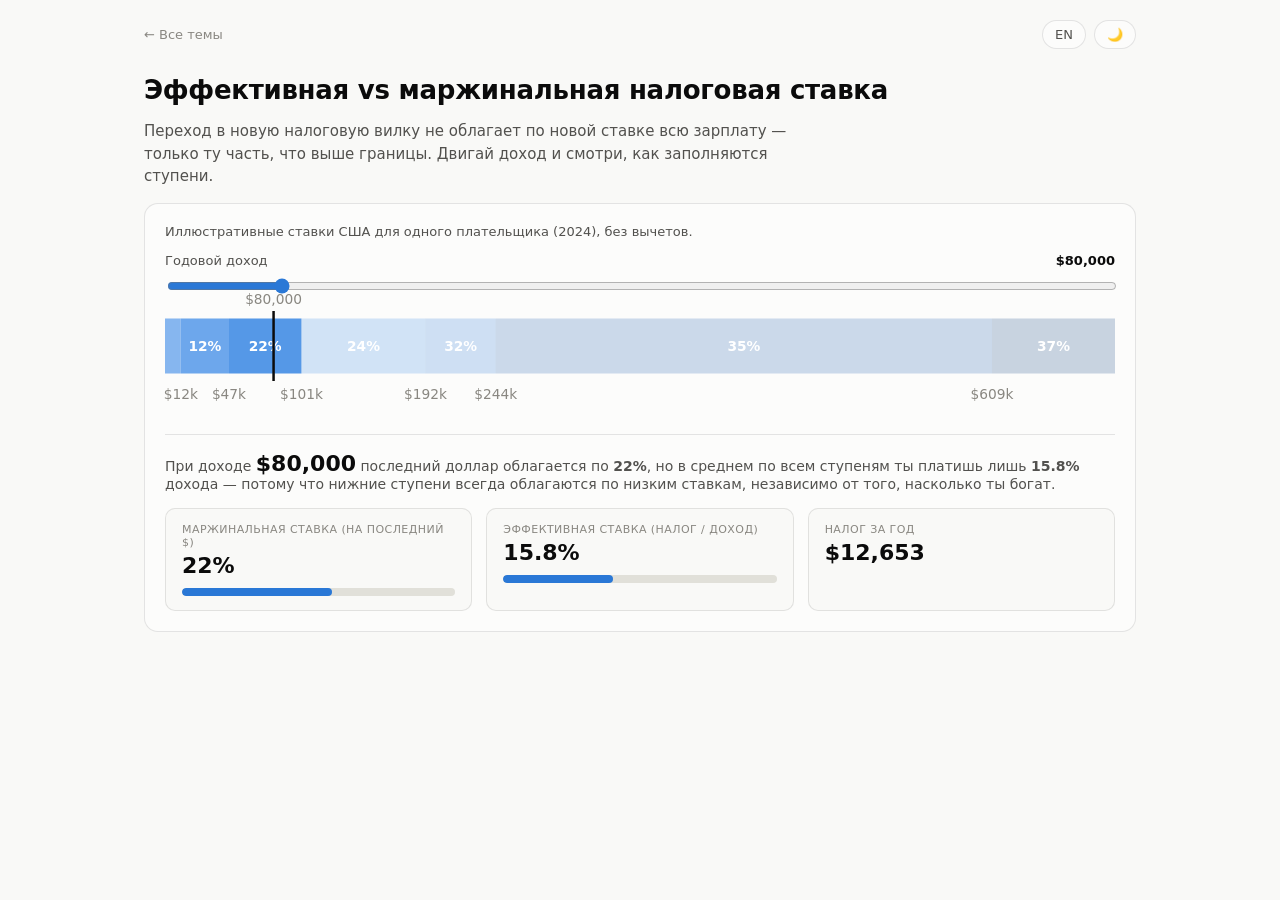
<file: topics/tax-rate-effective-marginal/index.html>
<!doctype html>
<html lang="ru">
<head>
<meta charset="utf-8">
<meta name="viewport" content="width=device-width, initial-scale=1">
<title>Effective vs Marginal Tax Rate — Finance Explainers</title>
<link rel="stylesheet" href="../../assets/style.css">
</head>
<body>
<div class="wrap">

  <div class="topbar">
    <a class="back" href="../../index.html" data-i18n="back">← Все темы</a>
    <div class="controls">
      <button class="iconbtn" id="lang-toggle">EN</button>
      <button class="iconbtn" id="theme-toggle">🌙</button>
    </div>
  </div>

  <div class="topic-head">
    <h1 data-i18n="title">Эффективная vs маржинальная налоговая ставка</h1>
    <p data-i18n="intro">Переход в новую налоговую вилку не облагает по новой ставке всю зарплату — только ту часть, что выше границы. Двигай доход и смотри, как заполняются ступени.</p>
  </div>

  <div class="chart-card">
    <div class="hint" data-i18n="note">Иллюстративные ставки США для одного плательщика (2024), без вычетов.</div>
    <div class="field" style="margin-bottom:8px;">
      <label><span data-i18n="f_income">Годовой доход</span><span class="val" id="v-income">$80,000</span></label>
      <input type="range" id="income" min="0" max="700000" step="1000" value="80000">
    </div>
    <div class="chart-wrap">
      <svg class="chart-svg" id="brackets" viewBox="0 0 760 90" preserveAspectRatio="xMidYMid meet"></svg>
      <div class="tooltip" id="tooltip"></div>
    </div>
    <div class="insight" id="insight-text"></div>
    <div class="stat-row">
      <div class="stat-tile">
        <div class="label" data-i18n="st_marginal">Маржинальная ставка (на последний $)</div>
        <div class="value" id="st-marginal">0%</div>
        <div class="meter"><div id="meter-marginal"></div></div>
      </div>
      <div class="stat-tile">
        <div class="label" data-i18n="st_effective">Эффективная ставка (налог / доход)</div>
        <div class="value" id="st-effective">0%</div>
        <div class="meter"><div id="meter-effective"></div></div>
      </div>
      <div class="stat-tile">
        <div class="label" data-i18n="st_tax">Налог за год</div>
        <div class="value" id="st-tax">$0</div>
      </div>
    </div>
  </div>

</div>

<script>
window.I18N = {
  ru: {
    back: "← Все темы",
    title: "Эффективная vs маржинальная налоговая ставка",
    intro: "Переход в новую налоговую вилку не облагает по новой ставке всю зарплату — только ту часть, что выше границы. Двигай доход и смотри, как заполняются ступени.",
    f_income: "Годовой доход",
    tt_bracket: "Ступень", tt_range: "Диапазон", tt_rate: "Ставка",
    st_marginal: "Маржинальная ставка (на последний $)", st_effective: "Эффективная ставка (налог / доход)", st_tax: "Налог за год",
    note: "Иллюстративные ставки США для одного плательщика (2024), без вычетов."
  },
  en: {
    back: "← All topics",
    title: "Effective vs Marginal Tax Rate",
    intro: "Moving into a new tax bracket doesn't tax your whole paycheck at the new rate — only the slice above the threshold. Drag the income and watch the brackets fill.",
    f_income: "Annual income",
    tt_bracket: "Bracket", tt_range: "Range", tt_rate: "Rate",
    st_marginal: "Marginal rate (on the last $)", st_effective: "Effective rate (tax / income)", st_tax: "Tax owed this year",
    note: "Illustrative US single-filer brackets (2024), before deductions."
  }
};
</script>
<script src="../../assets/common.js"></script>
<script src="script.js"></script>
</body>
</html>
</file>
<file: assets/style.css>
/* ---- Design system tokens (from dataviz reference palette) ---- */
:root {
  --surface-page:   #f9f9f7;
  --surface-card:   #fcfcfb;
  --text-primary:   #0b0b0b;
  --text-secondary: #52514e;
  --text-muted:     #898781;
  --gridline:       #e1e0d9;
  --baseline:       #c3c2b7;
  --border:         rgba(11,11,11,0.10);
  --series-1:       #2a78d6; /* blue */
  --series-2:       #1baf7a; /* aqua */
  --series-3:       #eda100; /* yellow */
  --good:           #0ca30c;
  --bad:            #e34948;

  --radius: 14px;
  --font: system-ui, -apple-system, "Segoe UI", sans-serif;
}

@media (prefers-color-scheme: dark) {
  :root {
    --surface-page:   #0d0d0d;
    --surface-card:   #1a1a19;
    --text-primary:   #ffffff;
    --text-secondary: #c3c2b7;
    --text-muted:     #898781;
    --gridline:       #2c2c2a;
    --baseline:       #383835;
    --border:         rgba(255,255,255,0.10);
    --series-1:       #3987e5;
    --series-2:       #199e70;
    --series-3:       #c98500;
    --good:           #0ca30c;
    --bad:            #e66767;
  }
}
:root[data-theme="dark"] {
  --surface-page:   #0d0d0d;
  --surface-card:   #1a1a19;
  --text-primary:   #ffffff;
  --text-secondary: #c3c2b7;
  --text-muted:     #898781;
  --gridline:       #2c2c2a;
  --baseline:       #383835;
  --border:         rgba(255,255,255,0.10);
  --series-1:       #3987e5;
  --series-2:       #199e70;
  --series-3:       #c98500;
  --bad:            #e66767;
}
:root[data-theme="light"] {
  --surface-page:   #f9f9f7;
  --surface-card:   #fcfcfb;
  --text-primary:   #0b0b0b;
  --text-secondary: #52514e;
  --text-muted:     #898781;
  --gridline:       #e1e0d9;
  --baseline:       #c3c2b7;
  --border:         rgba(11,11,11,0.10);
  --series-1:       #2a78d6;
  --series-2:       #1baf7a;
  --series-3:       #eda100;
  --bad:            #e34948;
}

* { box-sizing: border-box; }
html, body {
  margin: 0;
  background: var(--surface-page);
  color: var(--text-primary);
  font-family: var(--font);
}
body { padding-bottom: 64px; }

a { color: inherit; text-decoration: none; }

.wrap {
  max-width: 1040px;
  margin: 0 auto;
  padding: 0 24px;
}

/* ---- Top bar ---- */
.topbar {
  display: flex;
  align-items: center;
  justify-content: space-between;
  padding: 20px 0;
}
.brand {
  font-weight: 600;
  font-size: 16px;
  letter-spacing: -0.01em;
}
.brand .sub { color: var(--text-muted); font-weight: 400; }
.controls { display: flex; gap: 8px; }
.iconbtn {
  border: 1px solid var(--border);
  background: var(--surface-card);
  color: var(--text-secondary);
  border-radius: 999px;
  padding: 6px 12px;
  font-size: 13px;
  font-family: var(--font);
  cursor: pointer;
}
.iconbtn:hover { color: var(--text-primary); }

.back {
  color: var(--text-muted);
  font-size: 13px;
}
.back:hover { color: var(--text-primary); }

/* ---- Gallery ---- */
.category-head h1 {
  font-size: 28px;
  margin: 8px 0 2px;
  letter-spacing: -0.01em;
}
.category-head p {
  color: var(--text-secondary);
  margin: 0 0 28px;
  font-size: 15px;
}

.grid {
  display: grid;
  grid-template-columns: repeat(auto-fill, minmax(230px, 1fr));
  gap: 14px;
}

.card {
  display: block;
  background: var(--surface-card);
  border: 1px solid var(--border);
  border-radius: var(--radius);
  padding: 18px;
  min-height: 128px;
  position: relative;
  transition: transform .12s ease, border-color .12s ease;
}
.card:hover { transform: translateY(-2px); border-color: var(--text-muted); }

.card .tag {
  font-size: 11px;
  color: var(--text-muted);
  text-transform: uppercase;
  letter-spacing: .04em;
}
.card h3 {
  font-size: 16px;
  margin: 8px 0 6px;
  letter-spacing: -0.01em;
}
.card p {
  font-size: 13px;
  color: var(--text-secondary);
  margin: 0;
  line-height: 1.4;
}
/* ---- Topic page ---- */
.topic-head h1 {
  font-size: 26px;
  margin: 6px 0 8px;
  letter-spacing: -0.01em;
}
.topic-head p {
  color: var(--text-secondary);
  font-size: 15px;
  max-width: 680px;
  line-height: 1.5;
}

.panel {
  display: grid;
  grid-template-columns: 260px 1fr;
  gap: 24px;
  margin-top: 24px;
  align-items: start;
}
@media (max-width: 760px) {
  .panel { grid-template-columns: 1fr; }
}

.controls-card, .chart-card {
  background: var(--surface-card);
  border: 1px solid var(--border);
  border-radius: var(--radius);
  padding: 20px;
}

.field { margin-bottom: 18px; }
.field:last-child { margin-bottom: 0; }
.field label {
  display: flex;
  justify-content: space-between;
  font-size: 13px;
  color: var(--text-secondary);
  margin-bottom: 8px;
}
.field label .val {
  color: var(--text-primary);
  font-variant-numeric: tabular-nums;
  font-weight: 600;
}
.field input[type="range"] {
  width: 100%;
  accent-color: var(--series-1);
}
.seg {
  display: flex;
  border: 1px solid var(--border);
  border-radius: 8px;
  overflow: hidden;
}
.seg button {
  flex: 1;
  min-width: 0;
  background: transparent;
  border: none;
  color: var(--text-secondary);
  font-family: var(--font);
  font-size: 11px;
  line-height: 1.3;
  white-space: normal;
  padding: 7px 4px;
  cursor: pointer;
  border-right: 1px solid var(--border);
}
.seg button:last-child { border-right: none; }
.seg button.active {
  background: var(--series-1);
  color: #fff;
}

.legend {
  display: flex;
  gap: 18px;
  margin-bottom: 12px;
  font-size: 13px;
  color: var(--text-secondary);
}
.legend .item { display: flex; align-items: center; gap: 6px; }
.legend .dot { width: 10px; height: 10px; border-radius: 50%; display: inline-block; }

.chart-svg { width: 100%; height: auto; display: block; overflow: visible; }
.gridline { stroke: var(--gridline); stroke-width: 1; }
.baseline { stroke: var(--baseline); stroke-width: 1; }
.axis-label { fill: var(--text-muted); font-size: 11px; font-family: var(--font); }
.series-line { fill: none; stroke-width: 2; stroke-linecap: round; }
.hover-dot { fill: var(--surface-card); stroke-width: 2; }
.crosshair { stroke: var(--text-muted); stroke-width: 1; stroke-dasharray: 3 3; }
.end-label { font-size: 12px; fill: var(--text-primary); font-family: var(--font); }

.tooltip {
  position: absolute;
  pointer-events: none;
  background: var(--surface-card);
  border: 1px solid var(--border);
  border-radius: 8px;
  padding: 8px 12px;
  font-size: 12px;
  color: var(--text-primary);
  box-shadow: 0 4px 16px rgba(0,0,0,0.12);
  visibility: hidden;
  white-space: nowrap;
}
.tooltip .row { display: flex; justify-content: space-between; gap: 12px; }
.tooltip .muted { color: var(--text-muted); }

.chart-wrap { position: relative; }

.stat-row {
  display: flex;
  gap: 14px;
  flex-wrap: wrap;
  margin-top: 16px;
}
.stat-tile {
  flex: 1;
  min-width: 140px;
  background: var(--surface-page);
  border: 1px solid var(--border);
  border-radius: 10px;
  padding: 14px 16px;
}
.stat-tile .label {
  font-size: 11px;
  color: var(--text-muted);
  text-transform: uppercase;
  letter-spacing: .04em;
}
.stat-tile .value {
  font-size: 22px;
  font-weight: 600;
  margin-top: 4px;
  font-variant-numeric: tabular-nums;
  color: var(--text-primary);
}
.stat-tile .value.good { color: var(--good); }
.stat-tile .value.bad { color: var(--bad); }
.stat-tile .sub { font-size: 12px; color: var(--text-secondary); margin-top: 2px; }

.meter { height: 8px; border-radius: 4px; background: var(--gridline); overflow: hidden; margin-top: 10px; }
.meter > div { height: 100%; border-radius: 4px; background: var(--series-1); }

.hint {
  font-size: 13px;
  color: var(--text-secondary);
  margin-bottom: 14px;
}

.insight {
  margin-top: 16px;
  padding-top: 16px;
  border-top: 1px solid var(--border);
  font-size: 14px;
  color: var(--text-secondary);
}
.insight .num {
  font-size: 22px;
  font-weight: 600;
  color: var(--text-primary);
  font-variant-numeric: tabular-nums;
}
</file>
